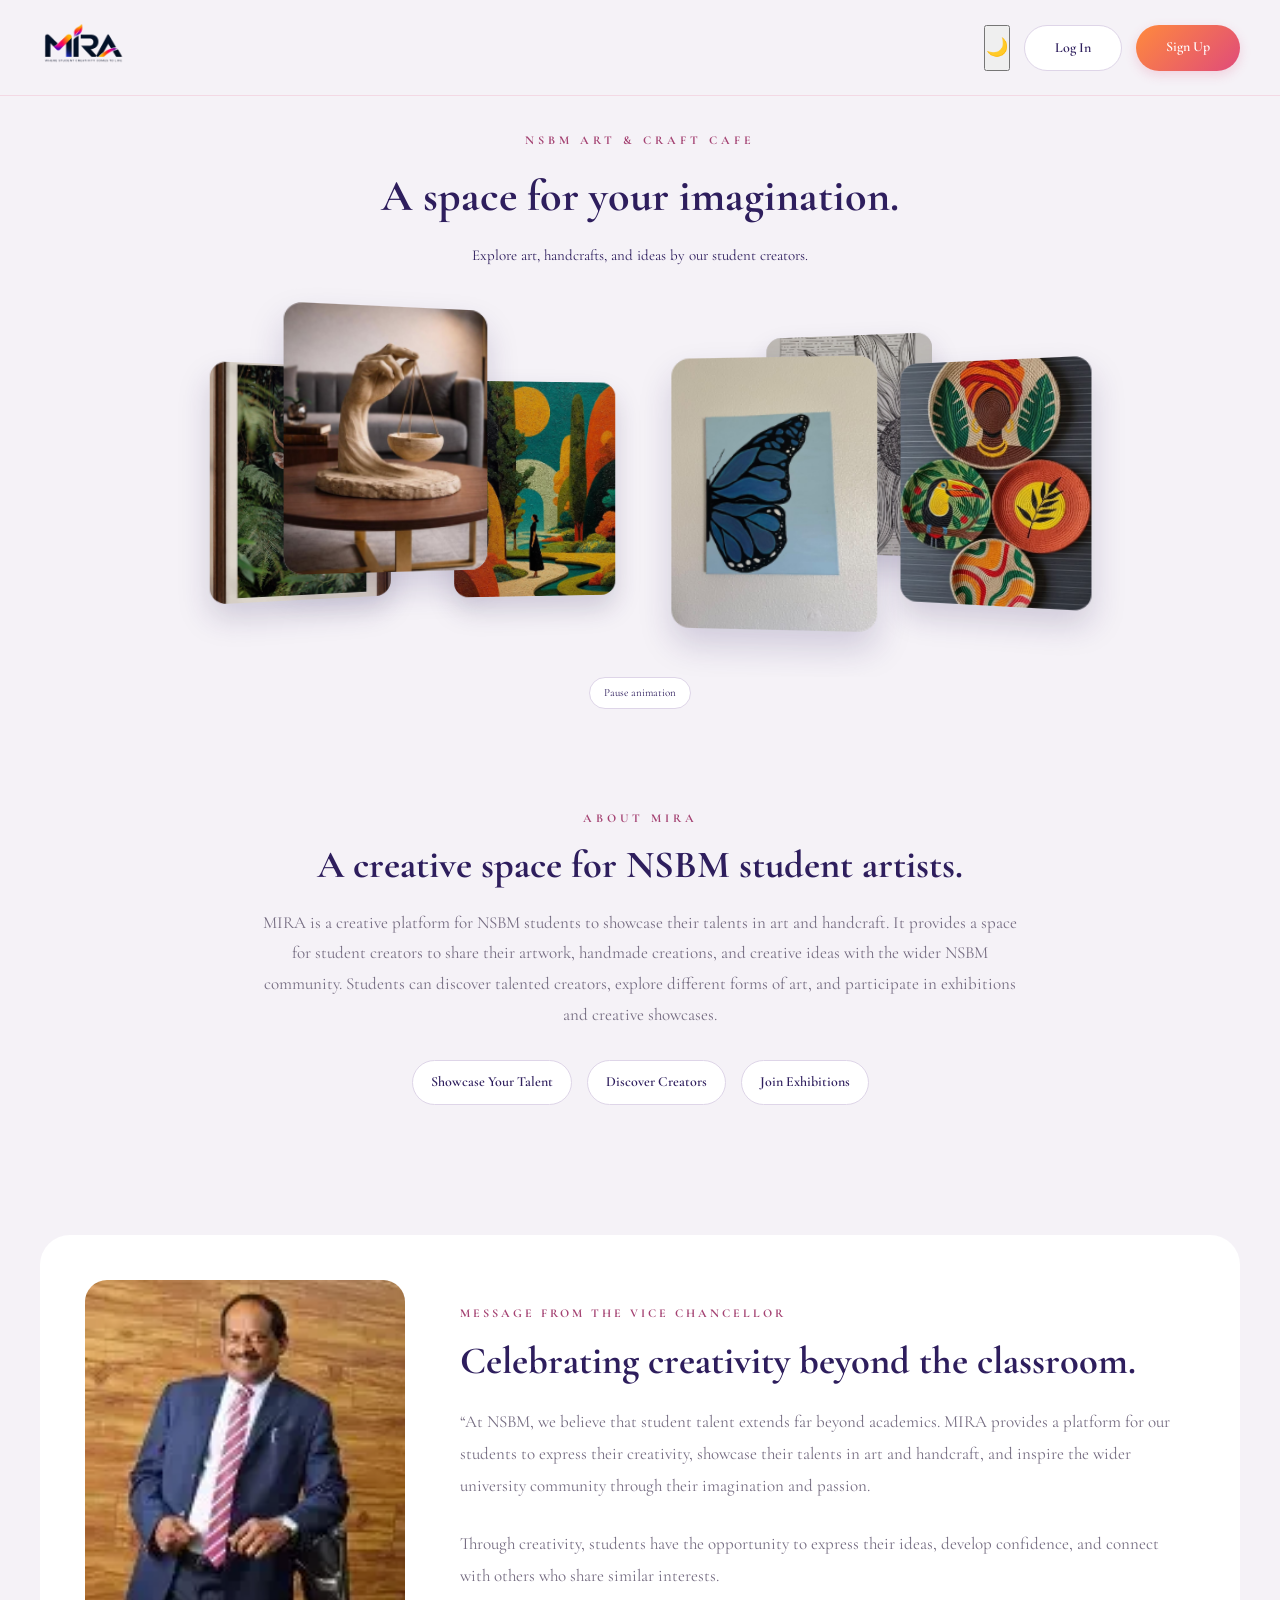
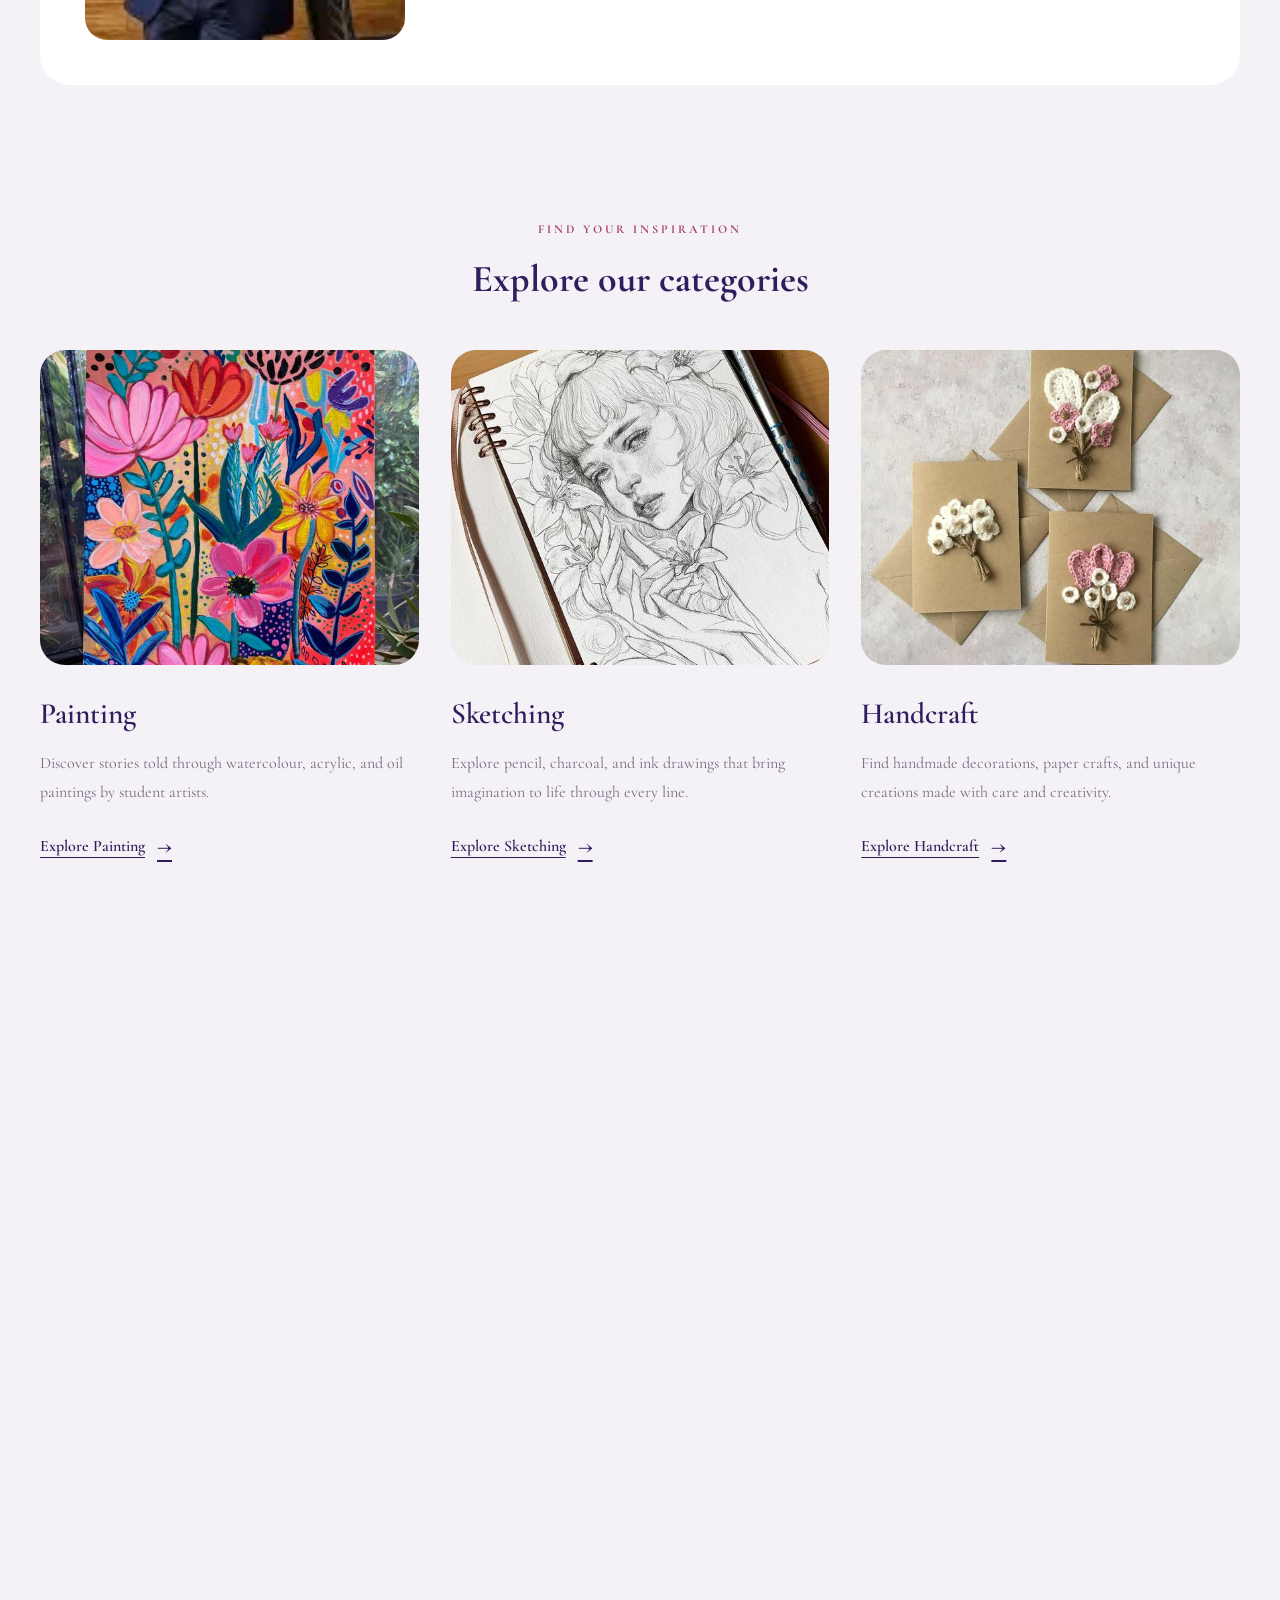
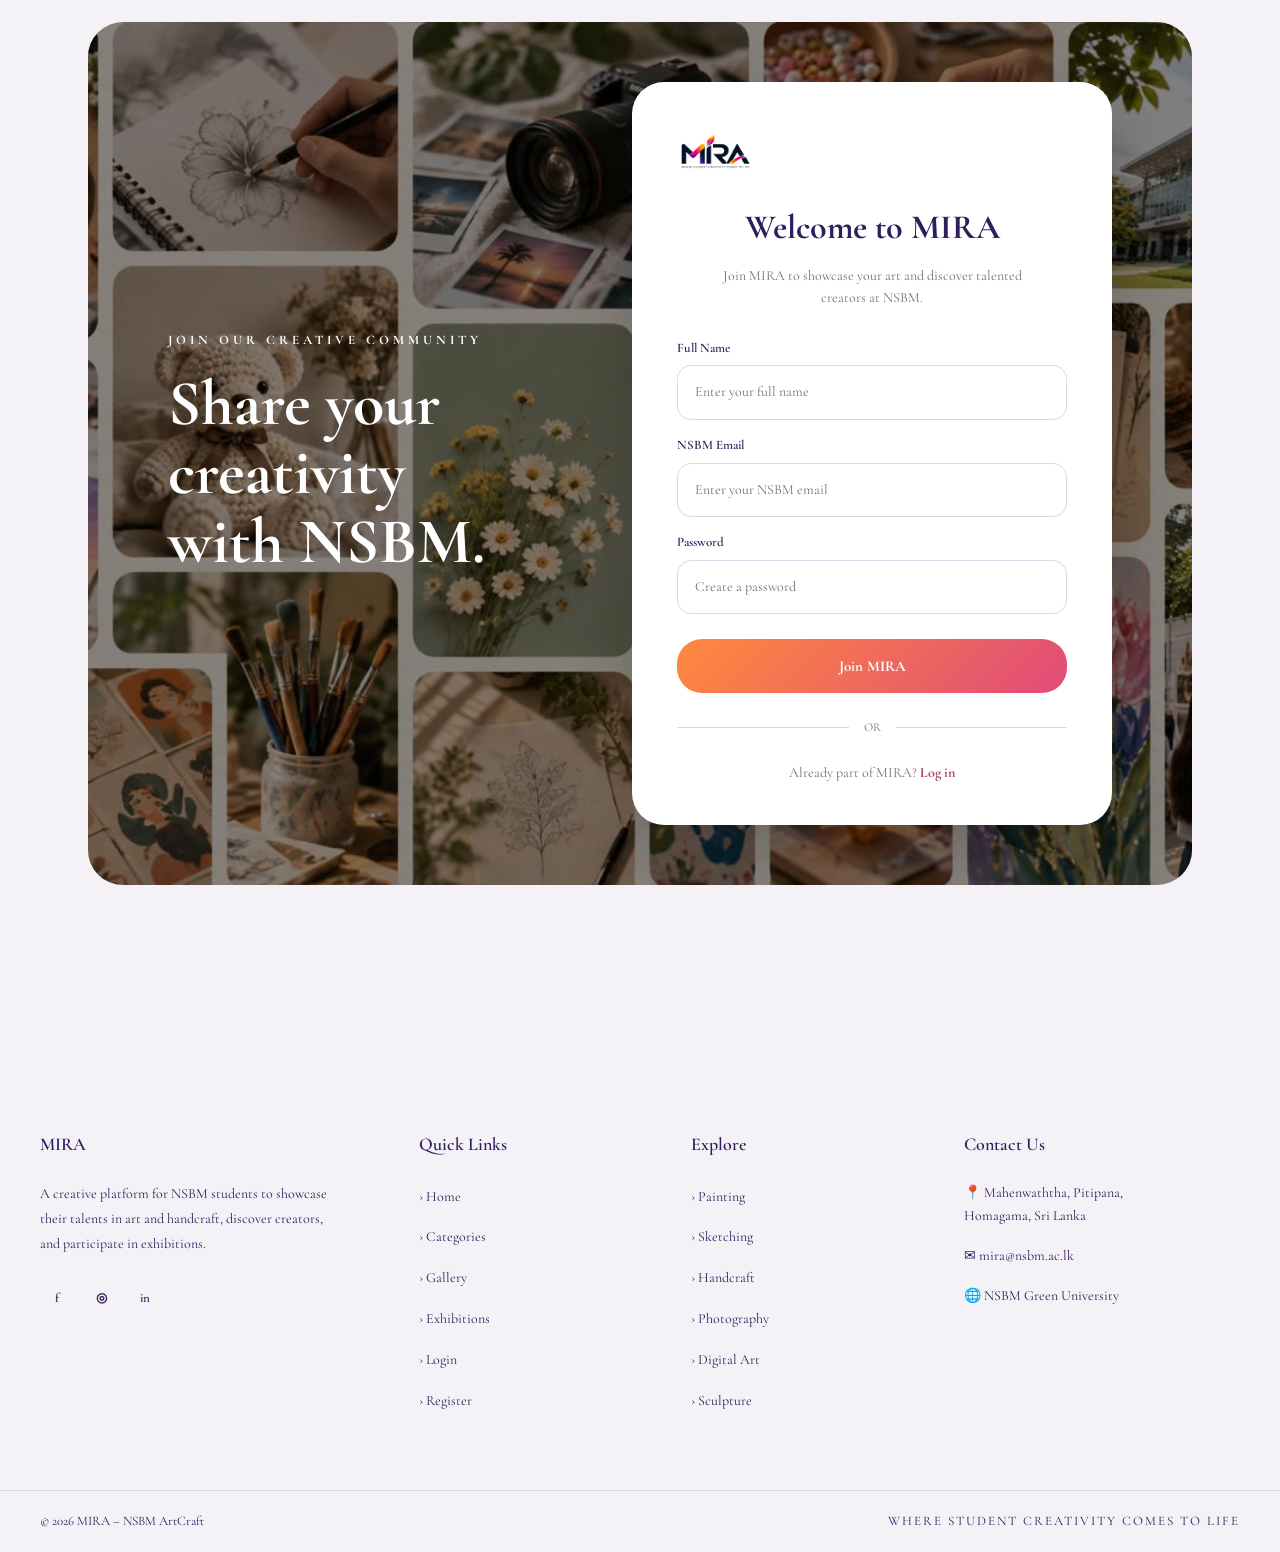
<file: index.html>
<!DOCTYPE html>
<html lang="en">
<head>
    <meta charset="UTF-8">
    <meta name="viewport" content="width=device-width, initial-scale=1.0">

    <title>MIRA | NSBM ArtCraft</title>

    <link
    href="https://fonts.googleapis.com/css2?family=Cormorant+Garamond:wght@400;500;600;700&display=swap"
    rel="stylesheet">
    
    <link rel="stylesheet" href="style.css">
    <script src="theme.js" defer></script>

    <!-- Start the flower opening -->
<script>
    if (!window.matchMedia(
        "(prefers-reduced-motion: reduce)"
    ).matches) {
        document.documentElement.classList.add(
            "mira-intro-pending"
        );

        // Show the homepage if the animation fails to load.
        window.miraIntroFallback = setTimeout(function () {
            document.documentElement.classList.remove(
                "mira-intro-pending"
            );
        }, 6500);
    }
</script>

    <script src="carousel.js" defer></script>
</head>

<body class="mira-home">

    <header class="header">
        <a href="index.html">
            <img src="Assets/mira-logo-light.png" alt="MIRA" class="header-logo mira-logo-for-light"><img src="Assets/mira-logo-dark.png" alt="" aria-hidden="true" class="header-logo mira-logo-for-dark">
        </a>

        <nav class="header-buttons">
            <a href="login.html" class="button login-link">
                Log In
            </a>

            <a href="signin.html" class="button signup-link">
                Sign Up
            </a>
        </nav>
    </header>

    <main class="mira-showcase">

        <div class="showcase-intro">
            <p class="showcase-label">NSBM ART & CRAFT CAFE</p>
            <h1>A space for your imagination.</h1>
            <p>Explore art, handcrafts, and ideas by our student creators.</p>
        </div>

        <section class="mira-stage" aria-label="Featured student artworks">
            <div class="mira-orbit" id="artOrbit">

                <figure class="mira-art">
                    <img src="./Assets\art1.jpeg" alt="Student painting">
                </figure>

                <figure class="mira-art">
                    <img src="./Assets\art2.jpeg" alt="Student pencil sketch">
                </figure>

                <figure class="mira-art">
                    <img src="./Assets\art3.jpeg" alt="Student handcrafted item">
                </figure>

                <figure class="mira-art">
                    <img src="./Assets\art4.jpeg" alt="Student photography">
                </figure>

                <figure class="mira-art">
                    <img src="./Assets\art5.jpeg" alt="Student digital artwork">
                </figure>

                <figure class="mira-art">
                    <img src="./Assets\art6.jpeg" alt="Student creative project">
                </figure>

            </div>
        </section>

        <button type="button"
                class="mira-motion-button"
                id="motionButton"
                aria-controls="artOrbit">
            Pause animation
        </button>

    </main>

    <section class="mira-about">

    <p class="about-label">ABOUT MIRA</p>

    <h2>A creative space for NSBM student artists.</h2>

    <p class="about-description">
        MIRA is a creative platform for NSBM students to showcase their
        talents in art and handcraft. It provides a space for student creators
        to share their artwork, handmade creations, and creative ideas with
        the wider NSBM community. Students can discover talented creators,
        explore different forms of art, and participate in exhibitions and
        creative showcases.
    </p>

    <div class="about-features">
        <span>Showcase Your Talent</span>
        <span>Discover Creators</span>
        <span>Join Exhibitions</span>
    </div>

</section>

<section class="vc-message">

    <div class="vc-message-container">

        <!-- Photo stays fixed -->
        <div class="vc-image">
            <img src="./Assets\vcsir.webp"
                 alt="Vice Chancellor of NSBM Green University">
        </div>

        <!-- Only this side scrolls -->
        <div class="vc-content">

            <p class="vc-label">MESSAGE FROM THE VICE CHANCELLOR</p>

            <h2>Celebrating creativity beyond the classroom.</h2>

            <div class="vc-scroll-content">

                <p class="vc-quote">
                    “At NSBM, we believe that student talent extends far
                    beyond academics. MIRA provides a platform for our
                    students to express their creativity, showcase their
                    talents in art and handcraft, and inspire the wider
                    university community through their imagination and
                    passion.
                </p>

                <p class="vc-quote">
                    Through creativity, students have the opportunity to
                    express their ideas, develop confidence, and connect
                    with others who share similar interests.
                </p>

                <p class="vc-quote">
                    MIRA celebrates the artistic talents of NSBM students
                    and encourages them to continue exploring their
                    creativity beyond the classroom.”
                </p>

                <div class="vc-name">
                    <strong>Vice Chancellor - Prof. E. A. Weerasinghe</strong>
                    <span>NSBM Green University</span>
                </div>

            </div>

        </div>

    </div>

</section>

    <section class="mira-categories" aria-labelledby="categoriesTitle">

    <div class="categories-heading">
        <p>FIND YOUR INSPIRATION</p>
        <h2 id="categoriesTitle">Explore our categories</h2>
    </div>

    <div class="categories-grid">

        <!-- Painting -->
        <article class="category-card">
            <img src="./Assets\painting1.jpg"
                 alt="Colourful painting"
                 loading="lazy">

            <h3>Painting</h3>

            <p>
                Discover stories told through watercolour,
                acrylic, and oil paintings by student artists.
            </p>

            <a href="gallery.html?category=painting">
                Explore Painting <span aria-hidden="true">→</span>
            </a>
        </article>

        <!-- Sketching -->
        <article class="category-card">
            <img src="./Assets\sketching1.jpg"
                 alt="Detailed pencil sketch"
                 loading="lazy">

            <h3>Sketching</h3>

            <p>
                Explore pencil, charcoal, and ink drawings
                that bring imagination to life through every line.
            </p>

            <a href="gallery.html?category=sketching">
                Explore Sketching <span aria-hidden="true">→</span>
            </a>
        </article>

        <!-- Handcraft -->
        <article class="category-card">
            <img src="./Assets\handcraft1.jpg"
                 alt="Handmade craft creation"
                 loading="lazy">

            <h3>Handcraft</h3>

            <p>
                Find handmade decorations, paper crafts,
                and unique creations made with care and creativity.
            </p>

            <a href="gallery.html?category=handcraft">
                Explore Handcraft <span aria-hidden="true">→</span>
            </a>
        </article>

        <!-- Photography -->
        <article class="category-card">
            <img src="./Assets\photography1.jpg"
                 alt="Creative student photograph"
                 loading="lazy">

            <h3>Photography</h3>

            <p>
                See the world through a different lens with
                student portraits, landscapes, and everyday moments.
            </p>

            <a href="gallery.html?category=photography">
                Explore Photography <span aria-hidden="true">→</span>
            </a>
        </article>

        <!-- Digital art -->
        <article class="category-card">
            <img src="./Assets\digiart1.jpg"
                 alt="Digital illustration"
                 loading="lazy">

            <h3>Digital Art</h3>

            <p>
                Explore digital paintings, illustrations,
                and designs where creativity meets technology.
            </p>

            <a href="gallery.html?category=digital-art">
                Explore Digital Art <span aria-hidden="true">→</span>
            </a>
        </article>

        <!-- Sculpture -->
        <article class="category-card">
            <img src="./Assets\3dart.webp"
                 alt="Handmade sculpture"
                 loading="lazy">

            <h3>Sculpture</h3>

            <p>
                Discover three-dimensional creations shaped
                from clay, wood, and other imaginative materials.
            </p>

            <a href="gallery.html?category=sculpture">
                Explore Sculpture <span aria-hidden="true">→</span>
            </a>
        </article>

    </div>
</section>

<section class="mira-join">

    <!-- Dark transparent layer over the background -->
    <div class="join-overlay"></div>

    <!-- Left text -->
    <div class="join-message">
        <p>JOIN OUR CREATIVE COMMUNITY</p>

        <h2>
            Share your creativity<br>
            with NSBM.
        </h2>
    </div>


    <!-- Floating signup card -->
    <div class="join-card">

        <img src="Assets/mira-logo-light.png" alt="MIRA" class="join-logo mira-logo-for-light"><img src="Assets/mira-logo-dark.png" alt="" aria-hidden="true" class="join-logo mira-logo-for-dark">

        <h2>Welcome to MIRA</h2>

        <p class="join-subtitle">
            Join MIRA to showcase your art and discover
            talented creators at NSBM.
        </p>


        <form id="homeSignupForm">

            <label for="joinName">Full Name</label>

            <input
                type="text"
                id="joinName"
                placeholder="Enter your full name"
                required
            >


            <label for="joinEmail">NSBM Email</label>

            <input
                type="email"
                id="joinEmail"
                placeholder="Enter your NSBM email"
                required
            >


            <label for="joinPassword">Password</label>

            <input
                type="password"
                id="joinPassword"
                placeholder="Create a password"
                required
            >


            <button type="submit" class="join-button">
                Join MIRA
            </button>

        </form>


        <div class="join-divider">
            <span>OR</span>
        </div>


        <p class="join-login">
            Already part of MIRA?
            <a href="login.html">Log in</a>
        </p>

    </div>

</section>

    <footer class="mira-footer">

    <div class="footer-container">

        <!-- About MIRA -->
        <div class="footer-section footer-about">

            <h3>MIRA</h3>

            <p>
                A creative platform for NSBM students to showcase
                their talents in art and handcraft, discover creators,
                and participate in exhibitions.
            </p>

            <div class="footer-socials">
                <a href="#" aria-label="Facebook">f</a>
                <a href="#" aria-label="Instagram">◎</a>
                <a href="#" aria-label="LinkedIn">in</a>
            </div>

        </div>


        <!-- Quick Links -->
        <div class="footer-section">

            <h3>Quick Links</h3>

            <ul>
                <li><a href="index.html">› Home</a></li>
                <li><a href="#categories">› Categories</a></li>
                <li><a href="gallery.html">› Gallery</a></li>
                <li><a href="events.html">› Exhibitions</a></li>
                <li><a href="login.html">› Login</a></li>
                <li><a href="signup.html">› Register</a></li>
            </ul>

        </div>


        <!-- Explore -->
        <div class="footer-section">

            <h3>Explore</h3>

            <ul>
                <li><a href="gallery.html?category=painting">› Painting</a></li>
                <li><a href="gallery.html?category=sketching">› Sketching</a></li>
                <li><a href="gallery.html?category=handcraft">› Handcraft</a></li>
                <li><a href="gallery.html?category=photography">› Photography</a></li>
                <li><a href="gallery.html?category=digital-art">› Digital Art</a></li>
                <li><a href="gallery.html?category=sculpture">› Sculpture</a></li>
            </ul>

        </div>


        <!-- Contact -->
        <div class="footer-section">

            <h3>Contact Us</h3>

            <div class="footer-contact">

                <p>
                    📍 Mahenwaththa, Pitipana,<br>
                    Homagama, Sri Lanka
                </p>

                <p>
                    ✉ mira@nsbm.ac.lk
                </p>

                <p>
                    🌐 NSBM Green University
                </p>

            </div>

        </div>

    </div>


    <!-- Bottom -->
    <div class="footer-bottom">

        <p>
            © 2026 MIRA – NSBM ArtCraft
        </p>

        <p class="footer-slogan">
            WHERE STUDENT CREATIVITY COMES TO LIFE
        </p>

    </div>

</footer>

    <script src="script.js" defer></script>

</body>
</html>
</file>
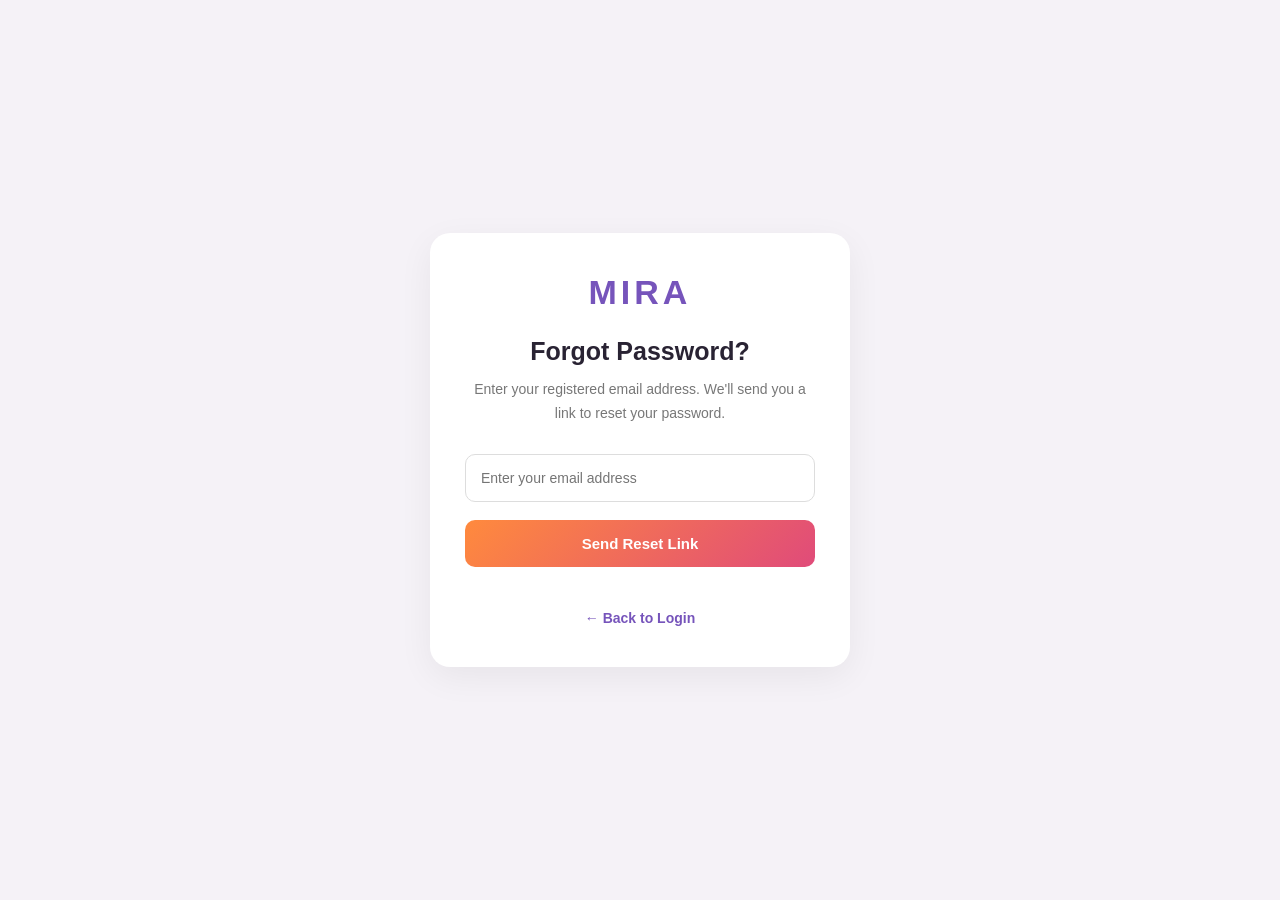
<file: forgot-password.html>
<!DOCTYPE html>
<html lang="en">
<head>
    <meta charset="UTF-8">
    <meta name="viewport" content="width=device-width, initial-scale=1.0">
    <title>Forgot Password | MIRA</title>

    <style>
        * {
            margin: 0;
            padding: 0;
            box-sizing: border-box;
            font-family: Arial, sans-serif;
        }

        body {
            background: #F5F2F7;
            min-height: 100vh;
            display: flex;
            justify-content: center;
            align-items: center;
            padding: 20px;
        }

        .container {
            background: white;
            width: 100%;
            max-width: 420px;
            padding: 40px 35px;
            border-radius: 20px;
            box-shadow: 0 10px 35px rgba(0, 0, 0, 0.06);
            text-align: center;
        }

        .logo {
            color: #7654bb;
            font-size: 34px;
            font-weight: bold;
            letter-spacing: 4px;
            margin-bottom: 25px;
        }

        h2 {
            color: #292333;
            font-size: 25px;
            margin-bottom: 12px;
        }

        p {
            color: #777;
            font-size: 14px;
            line-height: 1.7;
            margin-bottom: 28px;
        }

        input {
            width: 100%;
            padding: 15px;
            border: 1px solid #ddd;
            border-radius: 10px;
            font-size: 14px;
            outline: none;
            margin-bottom: 18px;
        }

        input:focus {
            border-color: #7654bb;
        }

        button {
            width: 100%;
            padding: 15px;
            border: none;
            border-radius: 10px;
            background: linear-gradient(135deg, #ff8a3d, #e04b7a);
            color: white;
            font-size: 15px;
            font-weight: bold;
            cursor: pointer;
        }

        button:hover {
            opacity: 0.9;
        }

        button:disabled {
            opacity: 0.6;
            cursor: not-allowed;
        }

        .back-link {
            display: inline-block;
            margin-top: 25px;
            color: #7654bb;
            text-decoration: none;
            font-size: 14px;
            font-weight: bold;
        }

        .message {
            margin-top: 18px;
            font-size: 13px;
            line-height: 1.6;
        }

        .success {
            color: #228b50;
        }

        .error {
            color: #d43c3c;
        }
    </style>
</head>

<body>

    <div class="container">

        <div class="logo">MIRA</div>

        <h2>Forgot Password?</h2>

        <p>
            Enter your registered email address.
            We'll send you a link to reset your password.
        </p>

        <form id="forgotForm">

            <input
                type="email"
                id="email"
                name="email"
                placeholder="Enter your email address"
                autocomplete="email"
                required
            >

            <button type="submit" id="submitBtn">
                Send Reset Link
            </button>

        </form>

        <div id="message" class="message" role="status" aria-live="polite"></div>

        <a href="login.html" class="back-link">
            ← Back to Login
        </a>

    </div>

    <script>
        const form = document.getElementById("forgotForm");
        const message = document.getElementById("message");
        const button = document.getElementById("submitBtn");

        form.addEventListener("submit", async function(event) {
            event.preventDefault();

            const email = document.getElementById("email").value.trim();

            button.disabled = true;
            button.textContent = "Sending...";
            message.textContent = "";
            message.className = "message";

            try {
                const response = await fetch("forgot-password.php", {
                    method: "POST",
                    headers: {
                        "Content-Type": "application/x-www-form-urlencoded"
                    },
                    body: new URLSearchParams({ email })
                });

                const data = await response.json();

                message.textContent = data.message ||
                    "Unable to process your request.";

                message.className = response.ok
                    ? "message success"
                    : "message error";

            } catch (error) {
                message.textContent =
                    "Something went wrong. Please try again later.";

                message.className = "message error";
            } finally {
                button.disabled = false;
                button.textContent = "Send Reset Link";
            }
        });
    </script>

</body>
</html>
</file>
<file: style.css>
/* General styles */
* {
    margin: 0;
    padding: 0;
    box-sizing: border-box;
}

body {
    font-family: "Segoe UI", Tahoma, Geneva, Verdana, sans-serif;
    background: #f5f2f7;
    color: #2e1e5d;
}

/* Font throughout the website */
body,
body * {
    font-family: "Cormorant Garamond", serif;
}

body {
    font-size: 18px;
    line-height: 1.6;
}

button,
input {
    font: inherit;
}

/* Homepage header */
.header {
    display: flex;
    justify-content: space-between;
    align-items: center;
    gap: 20px;
    padding: 15px 40px;

    background: #f5f2f7;

    border-bottom: 1px solid rgba(224, 75, 122, 0.15);
}

.header-logo {
    display: block;
    width: 85px;
    height: auto;
}

.header-buttons {
    display: flex;
    gap: 14px;
}

.button {
    display: inline-block;
    padding: 11px 30px;
    border-radius: 25px;
    text-decoration: none;
    font-size: 14px;
    font-weight: 600;
    text-align: center;
}

.login-link {
    border: 1px solid #2e1e5d;
    color: #2e1e5d;
}

.login-link:hover {
    background: #eee8f7;
}

.signup-link {
    background: linear-gradient(135deg, #ff8a3d, #e04b7a);
    color: white;
    box-shadow: 0 4px 12px rgba(224, 75, 122, 0.2);
}

.signup-link:hover {
    filter: brightness(0.95);
}

/* Homepage content */
.home-content {
    min-height: calc(100vh - 90px);
    display: flex;
    justify-content: center;
    align-items: center;
    padding: 30px;
    text-align: center;
}

.home-content h1 {
    font-size: 26px;
    letter-spacing: 2px;
}

/* Separate login page */
.login-page {
    min-height: 100vh;
    display: flex;
    justify-content: center;
    align-items: center;
    padding: 24px;
    background: #f5f2f7;
}

.login-card {
    position: relative;
    display: grid;
    grid-template-columns: 1fr 1fr;
    width: 900px;
    max-width: 100%;
    overflow: hidden;
    border-radius: 24px;
    background: #f5f2f7;
    box-shadow: 0 15px 50px rgba(0, 0, 0, 0.15);
}

.back-button {
    position: absolute;
    top: 12px;
    right: 20px;
    color: #2e1e5d;
    font-size: 34px;
    text-decoration: none;
    z-index: 1;
}

.login-panel {
    padding: 40px 32px;
}

.login-logo {
    width: 85px;
    height: auto;
    margin-bottom: 18px;
}

.login-panel h1 {
    margin-bottom: 8px;
    font-size: 30px;
}

.subtitle {
    margin-bottom: 25px;
    color: #666;
}

#loginForm label {
    display: block;
    margin: 15px 0 6px;
    font-size: 14px;
    font-weight: 600;
}

#loginForm input {
    width: 100%;
    padding: 15px;
    border: 1px solid #ccc;
    border-radius: 12px;
    font-size: 16px;
}

#loginForm input:focus {
    outline: 2px solid #7654bb;
    outline-offset: 2px;
}

.password-box {
    position: relative;
}

#loginForm .password-box input {
    padding-right: 75px;
}

.show-password {
    position: absolute;
    right: 12px;
    top: 50%;
    transform: translateY(-50%);
    border: none;
    background: transparent;
    color: #2e1e5d;
    font-size: 14px;
    font-weight: 600;
    cursor: pointer;
}

.forgot-link {
    display: inline-block;
    margin: 12px 0 20px;
    color: #6240a0;
    font-size: 14px;
}

.submit-login {
    width: 100%;
    padding: 15px;
    border: none;
    border-radius: 12px;
    background: linear-gradient(135deg, #ff8a3d, #e04b7a);
    color: white;
    font-size: 16px;
    font-weight: 600;
    cursor: pointer;
}

.submit-login:hover {
    filter: brightness(0.95);
}

#loginStatus {
    margin-top: 12px;
    font-size: 14px;
    line-height: 1.5;
}

.signup-text {
    margin-top: 25px;
    font-size: 14px;
}

.signup-text a {
    color: #6240a0;
    font-weight: 600;
}

/* Login right panel */
.side-panel {
    display: flex;
    flex-direction: column;
    justify-content: center;
    align-items: center;
    padding: 55px 32px;
    background: #f5f2f7;
    text-align: center;
}

.qr-placeholder {
    display: grid;
    place-items: center;
    width: 190px;
    height: 190px;
    margin-bottom: 24px;
    border: 2px dashed #b4a4cf;
    border-radius: 20px;
    background: #f5f2f7;
    color: #75658b;
    line-height: 1.6;
}

.side-panel h2 {
    margin-bottom: 12px;
    font-size: 22px;
}

.side-panel p {
    color: #666;
    line-height: 1.6;
}

/* Mobile layout */
@media (max-width: 650px) {
    .header {
        padding: 15px;
        gap: 12px;
    }

    .header-buttons {
        gap: 8px;
    }

    .button {
        padding: 10px 16px;
    }

    .home-content h1 {
        font-size: 20px;
    }

    .login-page {
        padding: 16px;
    }

    .login-card {
        grid-template-columns: 1fr;
    }

    .login-panel {
        padding: 40px 24px;
    }

    .side-panel {
        display: none;
    }
}

#signupForm label {
    display: block;
    margin: 15px 0 6px;
    font-size: 14px;
    font-weight: 600;
}

#signupForm input {
    width: 100%;
    padding: 15px;
    border: 1px solid #ccc;
    border-radius: 12px;
    font-size: 16px;
}

#signupForm input:focus {
    outline: 2px solid #7654bb;
    outline-offset: 2px;
}

#signupForm .password-box input {
    padding-right: 75px;
}

.signup-submit {
    margin-top: 24px;
}

#signupStatus {
    margin-top: 12px;
    font-size: 14px;
    line-height: 1.5;
}

/* Homepage layout */
.mira-home {
    min-height: 100vh;
    min-height: 100svh;
    display: flex;
    flex-direction: column;
    background: #f5f2f7;
}

.mira-home .header {
    flex-shrink: 0;
}

/* Main showcase fills the space above the footer */
.mira-showcase {
    flex: 1;
    min-width: 0;
    display: flex;
    flex-direction: column;
    justify-content: center;
    align-items: center;
    padding: 35px 0 20px;
}

.showcase-intro {
    padding: 0 20px;
    text-align: center;
}

.showcase-label {
    margin-bottom: 10px;
    color: #a44272;
    font-size: 12px;
    font-weight: 700;
    letter-spacing: 4px;
}

.showcase-intro h1 {
    margin-bottom: 12px;
    color: #2e1e5d;
    font-size: clamp(26px, 4vw, 44px);
}

.showcase-intro > p:last-child {
    color: #756c81;
    font-size: 15px;
    line-height: 1.6;
}

/* 3D space */
.mira-stage {
    width: 100%;
    max-width: 1100px;
    height: 410px;
    position: relative;
    perspective: 1100px;
    overflow: hidden;

    background: radial-gradient(
        ellipse at center,
        rgba(224, 75, 122, 0.07),
        transparent 65%
    );
}

.mira-orbit {
    position: absolute;
    top: 50%;
    left: 50%;
    width: 0;
    height: 0;
    transform-style: preserve-3d;
}

/* Artwork cards */
.mira-art {
    position: absolute;
    top: -120px;
    left: -90px;
    width: 180px;
    height: 240px;
    margin: 0;
    overflow: hidden;

    border: 5px solid white;
    border-radius: 16px;
    background: #eee8f7;
    box-shadow: 0 15px 30px rgba(46, 30, 93, 0.18);

    backface-visibility: hidden;
}

.mira-art img {
    display: block;
    width: 100%;
    height: 100%;
    object-fit: cover;
}

.mira-art figcaption {
    position: absolute;
    right: 0;
    bottom: 0;
    left: 0;
    padding: 28px 10px 12px;

    background: linear-gradient(
        transparent,
        rgba(25, 14, 43, 0.8)
    );

    color: white;
    font-size: 13px;
    font-weight: 600;
    text-align: center;
}

.mira-motion-button {
    padding: 6px 14px;   /* smaller button */
    border: 1px solid #d7cce4;
    border-radius: 20px;
    background: #f5f2f7;
    color: #2e1e5d;
    font: inherit;
    font-size: 11px;     /* smaller text */
    cursor: pointer;
}

.mira-motion-button:hover {
    background: #f1edf8;
}

.mira-motion-button:focus-visible {
    outline: 3px solid #7654bb;
    outline-offset: 3px;
}

/* =========================================
   JOIN MIRA - PINTEREST STYLE
   ========================================= */

.mira-join {
    position: relative;

    display: flex;
    align-items: center;
    justify-content: space-between;

    max-width: 1400px;
    min-height: 720px;

    margin: 100px auto;
    padding: 60px 80px;

    overflow: hidden;

    border-radius: 35px;

    /* Background covers the ENTIRE section */
    background-image: url("./Assets/bgimage.jpeg");
    background-size: cover;
    background-position: center;
}

/* =========================================
   DARK TRANSPARENT BACKGROUND
   ========================================= */

.join-overlay {
    position: absolute;
    inset: 0;

    /* Similar dimmed effect to Pinterest */
    background: rgba(0, 0, 0, 0.48);

    z-index: 1;
}

/* =========================================
   LEFT TEXT
   ========================================= */

.join-message {
    position: relative;
    z-index: 2;

    width: 45%;

    color: white;
}

.join-message p {
    margin-bottom: 18px;

    color: white;

    font-size: 13px;
    font-weight: 700;

    letter-spacing: 4px;
}

.join-message h2 {
    margin: 0;

    color: white;

    font-size: clamp(42px, 5vw, 72px);
    font-weight: 700;

    line-height: 1.08;
}

/* =========================================
   WHITE SIGNUP CARD
   ========================================= */

.join-card {
    position: relative;
    z-index: 2;

    width: 100%;
    max-width: 480px;

    padding: 45px 45px 40px;

    border-radius: 32px;

    background: #f5f2f7;

    box-shadow: 0 20px 60px rgba(0, 0, 0, 0.18);
}

/* =========================================
   LOGO
   ========================================= */

.join-logo {
    display: block;

    width: 75px;
    height: auto;

    margin: 0 auto 15px;
}

/* =========================================
   FORM HEADING
   ========================================= */

.join-card h2 {
    margin: 0 0 10px;

    color: #2e1e5d;

    font-size: 34px;

    text-align: center;
}

.join-subtitle {
    max-width: 330px;

    margin: 0 auto 28px;

    color: #756c81;

    font-size: 14px;

    line-height: 1.6;

    text-align: center;
}

/* =========================================
   FORM LABELS
   ========================================= */

#homeSignupForm label {
    display: block;

    margin: 15px 0 7px;

    color: #2e1e5d;

    font-size: 13px;
    font-weight: 600;
}

/* =========================================
   INPUTS
   ========================================= */

#homeSignupForm input {
    width: 100%;

    padding: 15px 17px;

    border: 1px solid #d7cce4;
    border-radius: 14px;

    background: #f5f2f7;

    color: #2e1e5d;

    font: inherit;
    font-size: 14px;
}

#homeSignupForm input:focus {
    outline: none;

    border-color: #7654bb;

    box-shadow: 0 0 0 3px rgba(118, 84, 187, 0.12);
}

/* =========================================
   JOIN BUTTON
   ========================================= */

.join-button {
    width: 100%;

    margin-top: 25px;
    padding: 15px;

    border: none;
    border-radius: 25px;

    background: linear-gradient(
        135deg,
        #ff8a3d,
        #e04b7a
    );

    color: white;

    font-size: 15px;
    font-weight: 700;

    cursor: pointer;

    transition:
        transform 0.25s ease,
        box-shadow 0.25s ease;
}

.join-button:hover {
    transform: translateY(-2px);

    box-shadow: 0 8px 20px rgba(224, 75, 122, 0.3);
}

/* =========================================
   OR DIVIDER
   ========================================= */

.join-divider {
    display: flex;

    align-items: center;
    gap: 15px;

    margin: 25px 0;

    color: #9a929f;

    font-size: 12px;
}

.join-divider::before,
.join-divider::after {
    content: "";

    flex: 1;

    height: 1px;

    background: #ddd5e5;
}

/* =========================================
   LOGIN
   ========================================= */

.join-login {
    margin: 0;

    color: #756c81;

    font-size: 14px;

    text-align: center;
}

.join-login a {
    color: #a44272;

    font-weight: 700;

    text-decoration: none;
}

.join-login a:hover {
    text-decoration: underline;
}

/* =========================================
   TABLET
   ========================================= */

@media (max-width: 900px) {

    .mira-join {
        flex-direction: column;

        gap: 50px;

        margin: 70px 24px;
        padding: 60px 35px;
    }

    .join-message {
        width: 100%;

        text-align: center;
    }

    .join-card {
        max-width: 480px;
    }
}

/* =========================================
   MOBILE
   ========================================= */

@media (max-width: 550px) {

    .mira-join {
        margin: 50px 15px;
        padding: 45px 20px;

        border-radius: 25px;
    }

    .join-message h2 {
        font-size: 40px;
    }

    .join-card {
        padding: 35px 25px;

        border-radius: 25px;
    }

    .join-card h2 {
        font-size: 28px;
    }
}

/* =========================================
   TABLET / MOBILE
   ========================================= */

@media (max-width: 900px) {

    .mira-join {
        grid-template-columns: 1fr;

        margin: 70px 24px;
    }

    .join-artwork {
        min-height: 450px;

        padding: 40px;
    }

    .join-form-area {
        padding: 50px 25px;
    }
}

@media (max-width: 550px) {

    .mira-join {
        margin: 50px 15px;

        border-radius: 25px;
    }

    .join-artwork {
        min-height: 350px;

        padding: 30px;
    }

    .join-message h2 {
        font-size: 36px;
    }

    .join-form-area {
        padding: 35px 15px;
    }

    .join-card {
        padding: 20px;
    }
}

/* Slogan at the bottom, without overlapping content */
/* =========================================
   MIRA FOOTER
   ========================================= */

.mira-footer {
    margin-top: 80px;
    background: #2e1e5d;
    color: #f5f2f7;
}

/* Main footer */

.footer-container {
    display: grid;
    grid-template-columns: 1.5fr 1fr 1fr 1.3fr;
    gap: 60px;

    max-width: 1300px;
    margin: 0 auto;
    padding: 65px 40px;
}

/* Footer headings */

.footer-section h3 {
    margin-bottom: 22px;

    color: #2e1e5d;

    font-size: 18px;
    font-weight: 600;
}

/* About MIRA */

.footer-about p {
    max-width: 300px;

    color: #2e1e5d;

    font-size: 14px;
    line-height: 1.8;
}

/* Links */

.footer-section ul {
    margin: 0;
    padding: 0;

    list-style: none;
}

.footer-section li {
    margin-bottom: 12px;
}

.footer-section a {
    color: #2e1e5d;

    font-size: 14px;
    text-decoration: none;

    transition: color 0.25s ease;
}

.footer-section a:hover {
    color: #ff8a3d;
}

/* Social media */

.footer-socials {
    display: flex;
    gap: 10px;

    margin-top: 25px;
}

.footer-socials a {
    display: flex;

    width: 34px;
    height: 34px;

    align-items: center;
    justify-content: center;

    border: 1px solid rgba(255, 255, 255, 0.25);
    border-radius: 6px;

    color: white;

    font-size: 13px;
    font-weight: 600;

    transition:
        background 0.25s ease,
        transform 0.25s ease;
}

.footer-socials a:hover {
    background: #a44272;
    color: white;

    transform: translateY(-3px);
}

/* Contact */

.footer-contact p {
    margin-bottom: 16px;

    color: #2e1e5d;

    font-size: 14px;
    line-height: 1.7;
}

/* Bottom copyright area */

.footer-bottom {
    display: flex;

    justify-content: space-between;
    align-items: center;

    gap: 20px;

    padding: 20px 40px;

    border-top: 1px solid rgba(255, 255, 255, 0.1);

    background: #f5f2f7;
}

.footer-bottom p {
    margin: 0;

    color: #2e1e5d;

    font-size: 13px;
}

.footer-slogan {
    letter-spacing: 2px;
}

/* =========================================
   TABLET
   ========================================= */

@media (max-width: 900px) {

    .footer-container {
        grid-template-columns: repeat(2, 1fr);

        gap: 45px;

        padding: 50px 30px;
    }

}

/* =========================================
   MOBILE
   ========================================= */

@media (max-width: 550px) {

    .footer-container {
        grid-template-columns: 1fr;

        gap: 35px;

        padding: 45px 25px;
    }

    .footer-bottom {
        flex-direction: column;

        padding: 20px;

        text-align: center;
    }

    .footer-slogan {
        font-size: 11px;
    }
}

/* Mobile adjustments */
@media (max-width: 600px) {
    .mira-showcase {
        padding-top: 25px;
    }

    .mira-stage {
        height: 310px;
    }

    .mira-art {
        top: -85px;
        left: -60px;
        width: 120px;
        height: 170px;
        border-width: 3px;
        border-radius: 12px;
    }

    .mira-art figcaption {
        font-size: 11px;
    }

    .showcase-intro > p:last-child {
        font-size: 13px;
    }
}

.mira-art {
    border: none;
}

/* About MIRA section */

.mira-about {
    max-width: 950px;
    margin: 0 auto;
    padding: 80px 30px 60px;
    text-align: center;
}

.about-label {
    margin-bottom: 14px;
    color: #a44272;
    font-size: 12px;
    font-weight: 700;
    letter-spacing: 4px;
}

.mira-about h2 {
    margin-bottom: 20px;
    color: #2e1e5d;
    font-size: clamp(28px, 3vw, 42px);
    line-height: 1.2;
}

.about-description {
    max-width: 760px;
    margin: 0 auto;
    color: #68616f;
    font-size: 17px;
    line-height: 1.8;
}

.about-features {
    display: flex;
    justify-content: center;
    flex-wrap: wrap;
    gap: 15px;
    margin-top: 30px;
}

.about-features span {
    padding: 10px 18px;
    border: 1px solid #ded5e8;
    border-radius: 30px;
    background: #f5f2f7;
    color: #2e1e5d;
    font-size: 14px;
    font-weight: 600;
}

@media (max-width: 600px) {
    .mira-about {
        padding: 60px 20px 40px;
    }

    .about-description {
        font-size: 15px;
    }
}

/* =========================================
   VICE CHANCELLOR MESSAGE
   ========================================= */

.vc-message {
    padding: 70px 40px;
}

.vc-message-container {
    display: grid;
    grid-template-columns: 320px 1fr;
    gap: 55px;
    align-items: center;

    max-width: 1200px;
    margin: 0 auto;
    padding: 45px;

    border-radius: 30px;

    background: #f5f2f7;
}

.vc-image img {
    display: block;
    width: 100%;
    height: 360px;

    object-fit: cover;

    border-radius: 22px;
}

.vc-label {
    margin-bottom: 15px;

    color: #a44272;

    font-size: 12px;
    font-weight: 700;

    letter-spacing: 3px;
}

.vc-content h2 {
    margin-bottom: 22px;

    color: #2e1e5d;

    font-size: clamp(27px, 3vw, 40px);

    line-height: 1.2;
}

.vc-quote {
    margin-bottom: 25px;

    color: #68616f;

    font-size: 17px;

    line-height: 1.9;
}

.vc-name {
    display: flex;
    flex-direction: column;

    gap: 5px;
}

.vc-name strong {
    color: #2e1e5d;

    font-size: 16px;
}

.vc-name span {
    color: #8b8291;

    font-size: 14px;
}

/* Mobile */

@media (max-width: 750px) {

    .vc-message {
        padding: 50px 20px;
    }

    .vc-message-container {
        grid-template-columns: 1fr;

        padding: 25px;

        gap: 30px;
    }

    .vc-image {
        max-width: 300px;

        margin: 0 auto;
    }

    .vc-image img {
        height: 330px;
    }
}

/* Scrollable Vice Chancellor message */

.vc-content {
    min-width: 0;
}

/* Only the message area scrolls */
.vc-scroll-content {
    max-height: 210px;
    padding-right: 20px;

    overflow-y: auto;

    scroll-behavior: smooth;
}

/* Scrollbar */
.vc-scroll-content::-webkit-scrollbar {
    width: 6px;
}

.vc-scroll-content::-webkit-scrollbar-track {
    background: #eee8f7;
    border-radius: 20px;
}

.vc-scroll-content::-webkit-scrollbar-thumb {
    background: #a44272;
    border-radius: 20px;
}

/* Categories section */
.mira-categories {
    width: 100%;
    max-width: 1400px;
    margin: 0 auto;
    padding: 65px 40px 80px;
}

.categories-heading {
    margin-bottom: 40px;
    text-align: center;
}

.categories-heading > p {
    margin-bottom: 10px;
    color: #a44272;
    font-size: 12px;
    font-weight: 700;
    letter-spacing: 3px;
}

.categories-heading h2 {
    margin: 0;
    color: #2e1e5d;
    font-size: clamp(26px, 3vw, 38px);
}

/* Three columns on desktop */
.categories-grid {
    display: grid;
    grid-template-columns: repeat(3, minmax(0, 1fr));
    column-gap: 32px;
    row-gap: 60px;
}

.category-card {
    display: flex;
    flex-direction: column;
    min-width: 0;
}

/* Large rounded images like your reference */
.category-card > img {
    display: block;
    width: 100%;
    aspect-ratio: 6 / 5;
    object-fit: cover;

    border: none;
    border-radius: 25px;
    background: #eee8f7;
    box-shadow: none;

    transition: transform 0.3s ease;
}

.category-card:hover > img {
    transform: translateY(-5px);
}

.category-card h3 {
    margin: 25px 0 12px;
    color: #2e1e5d;
    font-size: clamp(23px, 2.3vw, 30px);
    font-weight: 600;
}

.category-card > p {
    margin: 0 0 22px;
    color: #68616f;
    font-size: 16px;
    line-height: 1.8;
}

/* Links stay aligned at the bottom of each row */
.category-card > a {
    align-self: flex-start;
    display: inline-flex;
    align-items: center;
    gap: 12px;
    margin-top: auto;

    color: #2e1e5d;
    font-size: 16px;
    font-weight: 600;
    text-decoration: underline;
    text-underline-offset: 6px;
}

.category-card > a span {
    display: inline-block;
    font-size: 23px;
    transition: transform 0.25s ease;
}

.category-card > a:hover {
    color: #b33968;
}

.category-card > a:hover span {
    transform: translateX(5px);
}

.category-card > a:focus-visible {
    outline: 3px solid #7654bb;
    outline-offset: 6px;
    border-radius: 3px;
}

/* Two columns on tablets */
@media (max-width: 900px) {
    .categories-grid {
        grid-template-columns: repeat(2, minmax(0, 1fr));
    }

    .mira-categories {
        padding: 50px 24px;
    }
}

/* One column on phones */
@media (max-width: 550px) {
    .categories-grid {
        grid-template-columns: 1fr;
        row-gap: 40px;
    }

    .mira-categories {
        padding: 40px 20px;
    }
}

/* Respect reduced-motion preferences */
@media (prefers-reduced-motion: reduce) {
    .category-card > img,
    .category-card > a span {
        transition: none;
    }

    .category-card:hover > img,
    .category-card > a:hover span {
        transform: none;
    }
}

/* =========================================
   CATEGORY ENTRANCE ANIMATION
   ========================================= */

/*
   IMPORTANT:
   The normal category cards stay visible by default.
   The animation only activates when JavaScript
   adds "animate-ready" to .categories-grid.
*/

.categories-grid.animate-ready .category-card {
    opacity: 0;

    transition:
        opacity 1s ease,
        transform 1s cubic-bezier(0.22, 1, 0.36, 1);
}

/* Painting - enters from left */

.categories-grid.animate-ready .category-card:nth-child(1) {
    transform:
        translateX(-150px)
        translateY(70px)
        scale(0.88);
}

/* Sketching - enters from bottom */

.categories-grid.animate-ready .category-card:nth-child(2) {
    transform:
        translateY(140px)
        scale(0.88);
}

/* Handcraft - enters from right */

.categories-grid.animate-ready .category-card:nth-child(3) {
    transform:
        translateX(150px)
        translateY(70px)
        scale(0.88);
}

/* Photography - enters from left */

.categories-grid.animate-ready .category-card:nth-child(4) {
    transform:
        translateX(-150px)
        translateY(70px)
        scale(0.88);
}

/* Digital Art - enters from bottom */

.categories-grid.animate-ready .category-card:nth-child(5) {
    transform:
        translateY(140px)
        scale(0.88);
}

/* Sculpture - enters from right */

.categories-grid.animate-ready .category-card:nth-child(6) {
    transform:
        translateX(150px)
        translateY(70px)
        scale(0.88);
}

/* Final position after JavaScript adds .show */

.categories-grid.animate-ready .category-card.show {
    opacity: 1;

    transform:
        translateX(0)
        translateY(0)
        scale(1);
}

/* Reduce animation for users who prefer less motion */

@media (prefers-reduced-motion: reduce) {

    .categories-grid.animate-ready .category-card,
    .categories-grid.animate-ready .category-card.show {
        opacity: 1;
        transform: none;
        transition: none;
    }
}

/* =========================================================
   MIRA LOGGED-IN USER HOME
   ========================================================= */

.user-home-page {
    min-height: 100vh;
    margin: 0;

    background: #f5f2f7;

    color: #2e1e5d;
}

/* =========================================================
   LIQUID GLASS NAVBAR
   ========================================================= */

.user-navbar {

    position: sticky;
    top: 18px;
    z-index: 1000;

    width: calc(100% - 70px);
    max-width: 1350px;

    height: 76px;

    margin: 18px auto 0;
    padding: 10px 18px;

    display: flex;
    align-items: center;
    justify-content: space-between;

    /* Liquid glass */
    background:
        linear-gradient(
            135deg,
            rgba(255, 255, 255, 0.72),
            rgba(255, 255, 255, 0.38)
        );

    backdrop-filter: blur(22px) saturate(170%);
    -webkit-backdrop-filter: blur(22px) saturate(170%);

    border: 1px solid rgba(255, 255, 255, 0.7);

    border-radius: 28px;

    box-shadow:
        0 15px 40px rgba(46, 30, 93, 0.10),
        inset 0 1px 0 rgba(255, 255, 255, 0.85);

}

/* subtle glass highlight */

.user-navbar::before {

    content: "";

    position: absolute;

    top: 0;
    left: 5%;

    width: 90%;
    height: 1px;

    background: linear-gradient(
        90deg,
        transparent,
        rgba(255, 255, 255, 0.95),
        transparent
    );

}

/* =========================================================
   LOGO
   ========================================================= */

.user-nav-logo {

    display: flex;
    align-items: center;

}

.user-nav-logo img {

    display: block;

    width: 58px;
    height: 58px;

    object-fit: contain;

    border-radius: 16px;

}

/* =========================================================
   CENTER NAVIGATION
   ========================================================= */

.user-nav-links {

    display: flex;
    align-items: center;

    gap: 8px;

    padding: 6px;

    border-radius: 22px;

    background: rgba(255, 255, 255, 0.28);

}

.user-nav-links a {

    position: relative;

    padding: 11px 18px;

    border-radius: 18px;

    color: #5f5570;

    font-size: 14px;
    font-weight: 600;

    text-decoration: none;

    transition:
        background 0.25s ease,
        color 0.25s ease,
        transform 0.25s ease;

}

.user-nav-links a:hover {

    color: #2e1e5d;

    background: rgba(255, 255, 255, 0.65);

    transform: translateY(-1px);

}

/* Active Page */

.user-nav-links a.active {

    color: white;

    background:
        linear-gradient(
            135deg,
            #7654bb,
            #a44272
        );

    box-shadow:
        0 6px 16px rgba(118, 84, 187, 0.25);

}

/* =========================================================
   RIGHT SIDE
   ========================================================= */

.user-nav-actions {

    display: flex;
    align-items: center;

    gap: 10px;

}

/* =========================================================
   UPLOAD BUTTON
   ========================================================= */

.upload-nav-button {

    padding: 12px 20px;

    border-radius: 20px;

    background:
        linear-gradient(
            135deg,
            #ff8a3d,
            #e04b7a
        );

    color: white;

    font-size: 13px;
    font-weight: 700;

    text-decoration: none;

    box-shadow:
        0 7px 18px rgba(224, 75, 122, 0.22);

    transition:
        transform 0.25s ease,
        box-shadow 0.25s ease;

}

.upload-nav-button:hover {

    transform: translateY(-2px);

    box-shadow:
        0 10px 25px rgba(224, 75, 122, 0.32);

}

/* =========================================================
   NOTIFICATION
   ========================================================= */

.notification-button {

    position: relative;

    width: 44px;
    height: 44px;

    display: grid;
    place-items: center;

    border: 1px solid rgba(255, 255, 255, 0.65);

    border-radius: 50%;

    background: rgba(255, 255, 255, 0.45);

    color: #2e1e5d;

    font-size: 20px;

    cursor: pointer;

    backdrop-filter: blur(10px);

}

.notification-button:hover {

    background: rgba(255, 255, 255, 0.8);

}

.notification-dot {

    position: absolute;

    top: 7px;
    right: 7px;

    width: 7px;
    height: 7px;

    border-radius: 50%;

    background: #e04b7a;

    border: 2px solid white;

}

/* =========================================================
   PROFILE
   ========================================================= */

.profile-menu {

    position: relative;

}

.profile-button {

    display: flex;
    align-items: center;

    gap: 9px;

    padding: 5px 12px 5px 5px;

    border: 1px solid rgba(255, 255, 255, 0.7);

    border-radius: 22px;

    background: rgba(255, 255, 255, 0.45);

    color: #2e1e5d;

    cursor: pointer;

}

.profile-button:hover {

    background: rgba(255, 255, 255, 0.8);

}

.profile-avatar {

    width: 36px;
    height: 36px;

    display: grid;
    place-items: center;

    border-radius: 50%;

    background:
        linear-gradient(
            135deg,
            #7654bb,
            #e04b7a
        );

    color: white;

    font-size: 14px;
    font-weight: 700;

}

.profile-name {

    font-size: 13px;
    font-weight: 700;

}

.profile-arrow {

    color: #756c81;

    font-size: 12px;

}

/* =========================================================
   PROFILE DROPDOWN - GLASS
   ========================================================= */

.profile-dropdown {

    position: absolute;

    top: 58px;
    right: 0;

    width: 220px;

    padding: 10px;

    border-radius: 22px;

    background:
        rgba(255, 255, 255, 0.82);

    backdrop-filter: blur(24px) saturate(160%);
    -webkit-backdrop-filter: blur(24px) saturate(160%);

    border:
        1px solid rgba(255, 255, 255, 0.75);

    box-shadow:
        0 20px 50px rgba(46, 30, 93, 0.15);

    opacity: 0;

    visibility: hidden;

    transform: translateY(-8px);

    transition:
        opacity 0.2s ease,
        transform 0.2s ease,
        visibility 0.2s;

}

.profile-dropdown.show-profile-menu {

    opacity: 1;

    visibility: visible;

    transform: translateY(0);

}

.profile-dropdown a {

    display: block;

    padding: 11px 13px;

    border-radius: 13px;

    color: #50465d;

    font-size: 13px;
    font-weight: 600;

    text-decoration: none;

}

.profile-dropdown a:hover {

    background:
        rgba(118, 84, 187, 0.09);

    color: #2e1e5d;

}

.dropdown-line {

    height: 1px;

    margin: 7px 5px;

    background:
        rgba(46, 30, 93, 0.1);

}

.profile-dropdown .logout-link {

    color: #d13d67;

}

/* =========================================================
   WELCOME / HERO
   ========================================================= */

.user-main {

    width: calc(100% - 70px);
    max-width: 1350px;

    margin: 0 auto;

}

.user-welcome {

    min-height: 520px;

    display: flex;
    flex-direction: column;

    align-items: center;
    justify-content: center;

    padding: 80px 20px;

    text-align: center;

}

.welcome-small {

    margin-bottom: 16px;

    color: #a44272;

    font-size: 11px;
    font-weight: 800;

    letter-spacing: 4px;

}

.user-welcome h1 {

    margin: 0 0 18px;

    color: #2e1e5d;

    font-size: clamp(42px, 6vw, 76px);

    line-height: 1.05;

}

.user-welcome h1 span {

    background:
        linear-gradient(
            135deg,
            #7654bb,
            #e04b7a,
            #ff8a3d
        );

    -webkit-background-clip: text;
    background-clip: text;

    color: transparent;

}

.welcome-description {

    max-width: 620px;

    margin: 0 auto;

    color: #756c81;

    font-size: 16px;

    line-height: 1.8;

}

/* =========================================================
   HERO BUTTONS
   ========================================================= */

.welcome-buttons {

    display: flex;

    justify-content: center;

    gap: 14px;

    margin-top: 32px;

}

.welcome-upload,
.welcome-gallery {

    padding: 14px 24px;

    border-radius: 22px;

    font-size: 14px;
    font-weight: 700;

    text-decoration: none;

}

.welcome-upload {

    background:
        linear-gradient(
            135deg,
            #ff8a3d,
            #e04b7a
        );

    color: white;

    box-shadow:
        0 8px 22px rgba(224, 75, 122, 0.25);

}

.welcome-gallery {

    border:
        1px solid rgba(118, 84, 187, 0.18);

    background:
        rgba(255, 255, 255, 0.55);

    backdrop-filter: blur(14px);

    color: #2e1e5d;

}

/* =========================================================
   MOBILE
   ========================================================= */

@media (max-width: 900px) {

    .user-navbar {

        width: calc(100% - 30px);

    }

    .user-nav-links {

        display: none;

    }

}

@media (max-width: 600px) {

    .user-navbar {

        top: 10px;

        height: 65px;

        margin-top: 10px;

        padding: 7px 10px;

        border-radius: 22px;

    }

    .user-nav-logo img {

        width: 48px;
        height: 48px;

    }

    .profile-name,
    .profile-arrow {

        display: none;

    }

    .upload-nav-button {

        padding: 10px 13px;

        font-size: 12px;

    }

    .notification-button {

        width: 39px;
        height: 39px;

    }

    .user-main {

        width: calc(100% - 30px);

    }

    .user-welcome {

        min-height: 480px;

    }

    .welcome-buttons {

        flex-direction: column;

        width: 100%;

        max-width: 280px;

    }

}

/* =====================================================
   MIRA PINTEREST STYLE USER FEED
===================================================== */

.mira-feed-page {
    width: 100%;
    max-width: 1700px;

    margin: 0 auto;
    padding: 30px 25px 80px;
}

/* =====================================================
   SEARCH
===================================================== */

.mira-feed-search {
    display: flex;
    align-items: center;
    gap: 12px;

    width: 100%;

    margin-bottom: 28px;
    padding: 15px 20px;

    border-radius: 25px;

    background: #f0eef2;
}

.search-icon {
    color: #6f6876;
    font-size: 24px;
}

.mira-feed-search input {
    width: 100%;

    border: none;
    outline: none;

    background: transparent;

    color: #2e1e5d;

    font-size: 15px;
}

.mira-feed-search input::placeholder {
    color: #8d8792;
}

/* =====================================================
   PINTEREST MASONRY GRID
===================================================== */

.mira-pin-grid {
    column-count: 5;
    column-gap: 18px;
}

/* =====================================================
   INDIVIDUAL ARTWORK
===================================================== */

.mira-pin {
    position: relative;

    display: inline-block;

    width: 100%;

    margin-bottom: 18px;

    overflow: hidden;

    border-radius: 18px;

    break-inside: avoid;

    text-decoration: none;
    cursor: pointer;
}

/* Artwork image */

.mira-pin img {
    display: block;

    width: 100%;
    height: auto;

    border-radius: 18px;

    transition:
        transform 0.25s ease,
        filter 0.25s ease;
}

/* Hover */

.mira-pin:hover img {
    transform: scale(1.02);

    filter: brightness(0.82);
}

/* Small View button when hovering */

.mira-pin::after {
    content: "View";

    position: absolute;

    top: 15px;
    right: 15px;

    padding: 9px 16px;

    border-radius: 22px;

    background: linear-gradient(
        135deg,
        #ff8a3d,
        #e04b7a
    );

    color: white;

    font-size: 12px;
    font-weight: 700;

    opacity: 0;

    transform: translateY(-5px);

    transition: 0.25s;
}

.mira-pin:hover::after {
    opacity: 1;
    transform: translateY(0);
}

/* =====================================================
   RESPONSIVE
===================================================== */

@media (max-width: 1300px) {

    .mira-pin-grid {
        column-count: 4;
    }

}

@media (max-width: 1000px) {

    .mira-pin-grid {
        column-count: 3;
    }

}

@media (max-width: 700px) {

    .mira-pin-grid {
        column-count: 2;
    }

}

@media (max-width: 450px) {

    .mira-feed-page {
        padding: 20px 12px 50px;
    }

    .mira-pin-grid {
        column-count: 2;
        column-gap: 10px;
    }

    .mira-pin {
        margin-bottom: 10px;
        border-radius: 13px;
    }

    .mira-pin img {
        border-radius: 13px;
    }

}

/* =====================================================
   ARTWORK DETAIL PAGE
===================================================== */

.artwork-view-page {
    min-height: 100vh;

    background: #f5f2f7;
}

.artwork-view-container {
    max-width: 1450px;

    margin: 0 auto;
    padding: 35px;
}

/* Back */

.artwork-back {
    display: inline-grid;
    place-items: center;

    width: 45px;
    height: 45px;

    margin-bottom: 20px;

    border-radius: 50%;

    color: #2e1e5d;

    font-size: 28px;

    text-decoration: none;
}

.artwork-back:hover {
    background: #eeeaf1;
}

/* Main card */

.artwork-detail-card {
    display: grid;

    grid-template-columns:
        minmax(350px, 0.9fr)
        minmax(420px, 1.1fr);

    max-width: 1200px;

    min-height: 700px;

    margin: 0 auto;

    overflow: hidden;

    border: 1px solid #e7e1ea;
    border-radius: 28px;

    background: #f5f2f7;

    box-shadow:
        0 15px 45px
        rgba(46, 30, 93, 0.08);
}

/* Image */

.artwork-detail-image {
    background: #f2eff4;
}

.artwork-detail-image img {
    display: block;

    width: 100%;
    height: 100%;

    object-fit: cover;
}

/* Information */

.artwork-detail-info {
    display: flex;
    flex-direction: column;

    padding: 30px;
}

/* Actions */

.artwork-top-actions {
    display: flex;
    align-items: center;
    gap: 12px;

    margin-bottom: 30px;
}

.artwork-action {
    padding: 10px;

    border: none;

    background: transparent;

    color: #2e1e5d;

    font-size: 18px;
    font-weight: 600;

    cursor: pointer;
}

.artwork-action:hover {
    background: #f4f0f6;

    border-radius: 50%;
}

.artwork-action.liked {
    color: #e04b7a;
}

/* Save */

.artwork-save {
    margin-left: auto;

    padding: 12px 22px;

    border: none;
    border-radius: 24px;

    background: linear-gradient(
        135deg,
        #ff8a3d,
        #e04b7a
    );

    color: white;

    font-weight: 700;

    cursor: pointer;
}

/* Artist */

.artwork-artist {
    display: flex;
    align-items: center;
    gap: 12px;

    padding-bottom: 22px;

    border-bottom: 1px solid #eee9f1;
}

.artwork-artist-avatar,
.comment-avatar {
    display: grid;
    place-items: center;

    width: 40px;
    height: 40px;

    flex-shrink: 0;

    border-radius: 50%;

    background: linear-gradient(
        135deg,
        #7654bb,
        #e04b7a
    );

    color: white;

    font-weight: 700;
}

.artwork-artist strong {
    color: #2e1e5d;
}

.artwork-artist p {
    margin-top: 3px;

    color: #8b8292;

    font-size: 12px;
}

/* Follow */

.follow-button {
    margin-left: auto;

    padding: 9px 17px;

    border: none;
    border-radius: 20px;

    background: #eee9f1;

    color: #2e1e5d;

    font-weight: 600;

    cursor: pointer;
}

/* Description */

.artwork-description {
    padding: 25px 0;

    border-bottom: 1px solid #eee9f1;
}

.artwork-description h1 {
    margin-bottom: 10px;

    color: #2e1e5d;

    font-size: 25px;
}

.artwork-description p {
    color: #756c81;

    font-size: 14px;
    line-height: 1.7;
}

/* Comments */

.artwork-comments {
    flex: 1;

    padding: 22px 0;

    overflow-y: auto;
}

.artwork-comments h3 {
    margin-bottom: 20px;

    color: #2e1e5d;
}

.comment-item {
    display: flex;
    gap: 11px;

    margin-bottom: 18px;
}

.comment-avatar {
    width: 35px;
    height: 35px;

    font-size: 12px;
}

.comment-item strong {
    color: #2e1e5d;

    font-size: 13px;
}

.comment-item p {
    margin-top: 3px;

    color: #5f5767;

    font-size: 13px;
}

/* Add comment */

.add-comment {
    display: flex;
    gap: 10px;

    padding-top: 18px;

    border-top: 1px solid #eee9f1;
}

.add-comment input {
    flex: 1;

    padding: 13px 17px;

    border: 1px solid #ddd6e2;
    border-radius: 25px;

    outline: none;

    font-size: 13px;
}

.add-comment input:focus {
    border-color: #a44272;
}

.add-comment button {
    padding: 11px 19px;

    border: none;
    border-radius: 22px;

    background: #2e1e5d;

    color: white;

    font-weight: 600;

    cursor: pointer;
}

/* Responsive */

@media (max-width: 850px) {

    .artwork-detail-card {
        grid-template-columns: 1fr;
    }

    .artwork-detail-image img {
        max-height: 650px;

        object-fit: contain;
    }

}

@media (max-width: 550px) {

    .artwork-view-container {
        padding: 15px;
    }

    .artwork-detail-card {
        border-radius: 20px;
    }

    .artwork-detail-info {
        padding: 20px;
    }

}

/* ==============================
   MIRA FLOWER OPENING ANIMATION
   ============================== */

/* Prevent scrolling during the opening */
html.mira-intro-pending,
html.mira-intro-running {
    overflow: hidden;
}

/* Hide the homepage until the opening is ready */
html.mira-intro-pending body > :not(.mira-opening) {
    visibility: hidden;
}

/* Full-screen beige background */
.mira-opening {
    position: fixed;
    inset: 0;
    z-index: 10000;

    display: grid;
    place-items: center;

    overflow: hidden;
    isolation: isolate;

    background: #f5f2f7;
    color: #7654bb;

    font-family: "Segoe UI", Tahoma, Geneva, Verdana, sans-serif;
}

/* Decorative rings behind the flower */
.mira-opening__halo {
    position: absolute;

    width: min(92vw, 740px);
    aspect-ratio: 1;

    border: 1px solid #7654bb;
    border-radius: 50%;

    opacity: 0.4;
}

.mira-opening__halo::before,
.mira-opening__halo::after {
    content: "";

    position: absolute;
    inset: 12%;

    border: 1px solid #7654bb;
    border-radius: inherit;
}

.mira-opening__halo::after {
    inset: -12%;
}

/* Flower size and position */
.mira-opening__art {
    position: absolute;

    width: min(64vw, 440px);
    height: auto;
    aspect-ratio: 1;

    overflow: visible;

    transform-origin: center;
}

/* Petals bloom from the flower centre */
.mira-opening__petal,
.mira-opening__seed {
    transform-box: view-box;
    transform-origin: 50% 50%;
}

.mira-opening__petal > path:first-child {
    stroke: #7654bb;
}

/* Orange centre with pink details */
.mira-opening__seed circle:first-child {
    fill: #ff8a3d;
    stroke: #7654bb;
}

.mira-opening__seed circle:not(:first-child) {
    stroke: #e04b7a;
}

/* Text below the flower */
.mira-opening__copy {
    position: absolute;
    top: calc(50% + min(32vw, 220px) + 16px);

    width: 100%;
    padding: 0 24px;

    text-align: center;
}

.mira-opening__title {
    margin: 0;

    color: #7654bb;

    font-size: clamp(28px, 5vw, 46px);
    font-weight: 400;
    line-height: 1.2;

    letter-spacing: 0.32em;
    text-indent: 0.32em;
}

.mira-opening__tagline {
    margin: 12px 0 0;

    color: #7654bb;

    font-size: 11px;
    line-height: 1.7;

    letter-spacing: 0.26em;
    text-transform: uppercase;
}

/* Small label at the top */
.mira-opening__label {
    position: absolute;

    top: max(28px, env(safe-area-inset-top));
    left: 30px;
    right: 30px;

    color: #7654bb;

    font-size: 10px;
    line-height: 1.6;
    letter-spacing: 0.24em;
}

/* Skip button */
.mira-opening__skip {
    position: absolute;

    right: 28px;
    bottom: max(28px, env(safe-area-inset-bottom));

    z-index: 2;

    padding: 10px 18px;

    border: 1px solid #7654bb;
    border-radius: 30px;

    background: #f5f2f7;
    color: #7654bb;

    font: inherit;
    font-size: 12px;

    cursor: pointer;

    transition:
        background-color 0.2s ease,
        color 0.2s ease;
}

.mira-opening__skip:hover {
    background: #7654bb;
    color: #f5f2f7;
}

.mira-opening__skip:focus-visible {
    outline: 2px solid #e04b7a;
    outline-offset: 5px;
}

/* Short screens and landscape phones */
@media (max-height: 560px) {
    .mira-opening__art {
        width: min(46vh, 260px);
    }

    .mira-opening__copy {
        top: calc(50% + 23vh + 10px);
    }

    .mira-opening__title {
        font-size: 26px;
    }

    .mira-opening__tagline {
        font-size: 9px;
        letter-spacing: 0.16em;
    }
}

/* Respect reduced-motion preferences */
@media (prefers-reduced-motion: reduce) {
    html.mira-intro-pending,
    html.mira-intro-running {
        overflow: auto;
    }

    html.mira-intro-pending body > :not(.mira-opening) {
        visibility: visible;
    }

    .mira-opening {
        display: none;
    }

    .mira-opening__skip {
        transition: none;
    }
}

/* ==============================
   LIQUID GLASS NAVBAR
   ============================== */

.user-navbar {
    background: linear-gradient(
        135deg,
        rgba(255, 255, 255, 0.28),
        rgba(255, 255, 255, 0.08)
    );

    backdrop-filter: blur(18px) saturate(180%);
    -webkit-backdrop-filter: blur(18px) saturate(180%);

    border: 1px solid rgba(255, 255, 255, 0.65);

    box-shadow:
        0 12px 35px rgba(118, 84, 187, 0.12),
        inset 0 1px 1px rgba(255, 255, 255, 0.85),
        inset 0 -1px 1px rgba(255, 255, 255, 0.25);
}

/* Soft reflection across the glass */
.user-navbar::before {
    content: "";

    position: absolute;
    inset: 0;

    width: auto;
    height: auto;

    border-radius: inherit;

    background: linear-gradient(
        120deg,
        rgba(255, 255, 255, 0.35),
        transparent 35%,
        transparent 65%,
        rgba(255, 255, 255, 0.12)
    );

    pointer-events: none;
}

/* Keep navigation above the reflection */
.user-navbar > * {
    position: relative;
    z-index: 1;
}

/* Glass-style selected navigation item */
.user-nav-links a.active {
    color: #7654bb;

    background: linear-gradient(
        135deg,
        rgba(118, 84, 187, 0.18),
        rgba(224, 75, 122, 0.14)
    );

    border: 1px solid rgba(255, 255, 255, 0.6);

    box-shadow:
        inset 0 1px 1px rgba(255, 255, 255, 0.75),
        0 4px 12px rgba(118, 84, 187, 0.12);
}

/* Translucent profile and notification buttons */
.profile-button,
.notification-button {
    background: rgba(255, 255, 255, 0.22);

    border: 1px solid rgba(255, 255, 255, 0.55);

    box-shadow:
        inset 0 1px 1px rgba(255, 255, 255, 0.7);
}

/* =====================================================
   MIRA FINAL PALETTE — SOFT LAVENDER WHITE + WHITE CARDS
   Main background: #f5f2f7
   Cards and inputs: #ffffff
   Headings: #2e1e5d
   Existing art images, motion, and accent gradients retained
   ===================================================== */
:root {
    --mira-page-bg: #f5f2f7;
    --mira-card-bg: #ffffff;
    --mira-ink: #2e1e5d;
}

html, body, .mira-home, .mira-showcase, .mira-stage,
.login-page, .mira-about, .mira-categories, .vc-message,
.user-home-page, .artwork-view-page, .mira-opening {
    background: var(--mira-page-bg);
}

/* Keep the signup collage visible; only the card becomes white. */
.login-card, .login-panel, .side-panel, .join-card,
.vc-message-container, .artwork-detail-card,
.about-features span {
    background: var(--mira-card-bg);
}

#homeSignupForm input, #signupForm input, #loginForm input {
    background: var(--mira-card-bg);
}

/* Soft footer matching the page while preserving readable links. */
.mira-footer, .footer-bottom {
    background: var(--mira-page-bg);
    color: var(--mira-ink);
}
.footer-section h3, .footer-about p, .footer-section a,
.footer-contact p, .footer-bottom p {
    color: var(--mira-ink);
}
.footer-bottom {
    border-top: 1px solid #ddd5e5;
}


/* ==========================================================
   MIRA LIGHT / DARK THEME
   Theme is selected with data-theme on the html element.
   ========================================================== */
:root,
html[data-theme="light"] {
    color-scheme: light;
    --mira-page-bg: #f5f2f7;
    --mira-card-bg: #ffffff;
    --mira-ink: #2e1e5d;
    --mira-muted: #756c81;
    --mira-border: #ded5e8;
    --mira-input-bg: #ffffff;
    --mira-glass: rgba(255,255,255,.65);
    --mira-glass-edge: rgba(255,255,255,.75);
    --mira-hover: #eee8f7;
}
html[data-theme="dark"] {
    color-scheme: dark;
    --mira-page-bg: #151321;
    --mira-card-bg: #252235;
    --mira-ink: #f4edff;
    --mira-muted: #b9aecb;
    --mira-border: #484158;
    --mira-input-bg: #302b42;
    --mira-glass: rgba(37,34,53,.75);
    --mira-glass-edge: rgba(210,192,236,.18);
    --mira-hover: #343047;
}

/* Main section surfaces */
html, body, .mira-home, .mira-showcase, .mira-stage,
.login-page, .mira-about, .mira-categories, .vc-message,
.user-home-page, .artwork-view-page, .mira-opening,
.mira-feed-page, .header {
    background: var(--mira-page-bg);
    color: var(--mira-ink);
}
.login-card, .login-panel, .side-panel, .join-card,
.vc-message-container, .artwork-detail-card,
.about-features span {
    background: var(--mira-card-bg);
    color: var(--mira-ink);
}
/* Do not overwrite the join collage or its dark overlay. */

/* Text throughout light/dark surfaces */
.showcase-intro h1, .showcase-intro > p:last-child,
.join-card h2, #homeSignupForm label, #signupForm label,
#loginForm label, .login-panel h1, .side-panel h2,
.mira-about h2, .about-description, .about-features span,
.vc-content h2, .vc-name strong, .vc-name span,
.categories-heading h2, .category-card h3, .category-card > a,
.user-welcome h1, .user-nav-links a, .user-nav-links a.active,
.profile-name, .profile-arrow, .profile-dropdown a,
.mira-feed-search input, .footer-section h3,
.footer-about p, .footer-section a, .footer-contact p,
.footer-bottom p, .mira-footer, .footer-bottom {
    color: var(--mira-ink);
}
.join-subtitle, .subtitle, .join-login, .join-divider,
.vc-quote, .about-description, .category-card > p,
.welcome-description, .side-panel p, .vc-name span {
    color: var(--mira-muted);
}
#homeSignupForm input, #signupForm input, #loginForm input,
.mira-feed-search input {
    background: var(--mira-input-bg);
    color: var(--mira-ink);
    border-color: var(--mira-border);
}
#homeSignupForm input::placeholder, #signupForm input::placeholder,
#loginForm input::placeholder, .mira-feed-search input::placeholder {
    color: var(--mira-muted);
}
.about-features span, .login-link, .mira-motion-button {
    background: var(--mira-card-bg);
    color: var(--mira-ink);
    border-color: var(--mira-border);
}
.mira-motion-button:hover, .login-link:hover { background: var(--mira-hover); }
.mira-footer, .footer-bottom { background: var(--mira-page-bg); }
.footer-bottom { border-top: 1px solid var(--mira-border); }
.vc-scroll-content::-webkit-scrollbar-track { background: var(--mira-hover); }
.mira-feed-search { background: var(--mira-card-bg); }

/* Glass header and user controls */
.user-navbar, .user-nav-links, .profile-dropdown {
    background: var(--mira-glass);
    border-color: var(--mira-glass-edge);
    backdrop-filter: blur(22px) saturate(150%);
    -webkit-backdrop-filter: blur(22px) saturate(150%);
}
.profile-button, .notification-button, .welcome-gallery {
    background: var(--mira-glass);
    border-color: var(--mira-glass-edge);
    color: var(--mira-ink);
}
.profile-button:hover, .notification-button:hover,
.user-nav-links a:hover, .profile-dropdown a:hover {
    background: var(--mira-hover);
    color: var(--mira-ink);
}
/* Preserve the signature gradient CTA buttons and text readability. */
.signup-link, .submit-login, .join-button,
.upload-nav-button, .welcome-upload { color: #ffffff; }

/* Additional dark contrast tuning */
html[data-theme="dark"] .mira-art { background: #302b42; }
html[data-theme="dark"] .vc-scroll-content::-webkit-scrollbar-thumb { background: #987ac2; }
html[data-theme="dark"] .user-navbar::before { opacity: .23; }
html[data-theme="dark"] .profile-dropdown .logout-link { color: #ff93b4; }
html[data-theme="dark"] .join-login a,
html[data-theme="dark"] .footer-section a:hover { color: #ff93b4; }
html[data-theme="dark"] .user-welcome h1 span {
    background: linear-gradient(135deg,#c5adff,#ff92b0,#ffac75);
    background-clip: text;
    -webkit-background-clip: text;
    color: transparent;
}
/* Let users identify inputs without blue autofill surfaces. */
html[data-theme="dark"] input:-webkit-autofill {
    -webkit-text-fill-color: #f4edff;
    -webkit-box-shadow: 0 0 0 1000px #302b42 inset;
    caret-color: #f4edff;
}

/* Button added by theme.js; lives in either public or user navbar. */
.mira-theme-toggle {
    display: inline-flex;
    align-items: center;
    justify-content: center;
    gap: 7px;
    flex: 0 0 auto;
    border: 1px solid var(--mira-border);
    border-radius: 999px;
    background: var(--mira-card-bg);
    color: var(--mira-ink);
    padding: 9px 12px;
    font: inherit;
    font-size: 14px;
    line-height: 1;
    cursor: pointer;
    transition: background .2s ease, transform .2s ease;
}
.mira-theme-toggle:hover { background: var(--mira-hover); transform: translateY(-1px); }
.mira-theme-toggle:focus-visible { outline: 3px solid #a486d5; outline-offset: 2px; }
.mira-theme-toggle .mira-theme-icon { font-family: system-ui, sans-serif; font-size: 18px; }
@media (max-width: 600px) {
    .mira-theme-toggle { padding: 9px; }
    .mira-theme-toggle .mira-theme-text { display: none; }
}

/* MIRA Light and Dark Theme Logos */

.mira-shared-logo {
    display: flex;
    align-items: center;
}

.mira-shared-logo img {
    width: 60px;
    height: auto;
    object-fit: contain;
}

/* Light Theme */
.mira-shared-logo .mira-logo-light {
    display: block;
}

.mira-shared-logo .mira-logo-dark {
    display: none;
}

/* Dark Theme */
html[data-theme="dark"] .mira-logo-light,
body[data-theme="dark"] .mira-logo-light,
body.dark .mira-logo-light {
    display: none;
}

html[data-theme="dark"] .mira-logo-dark,
body[data-theme="dark"] .mira-logo-dark,
body.dark .mira-logo-dark {
    display: block;
}

/* MIRA universal theme-aware logos — works with existing theme.js */
.mira-logo-for-light{display:inline-block!important}
.mira-logo-for-dark{display:none!important}
html[data-theme="dark"] .mira-logo-for-light{display:none!important}
html[data-theme="dark"] .mira-logo-for-dark{display:inline-block!important}
/* Avoid spacing from multiple images */
.mira-shared-logo .mira-logo-for-light,.mira-shared-logo .mira-logo-for-dark{width:48px;height:43px;object-fit:contain;border-radius:6px}
</file>
